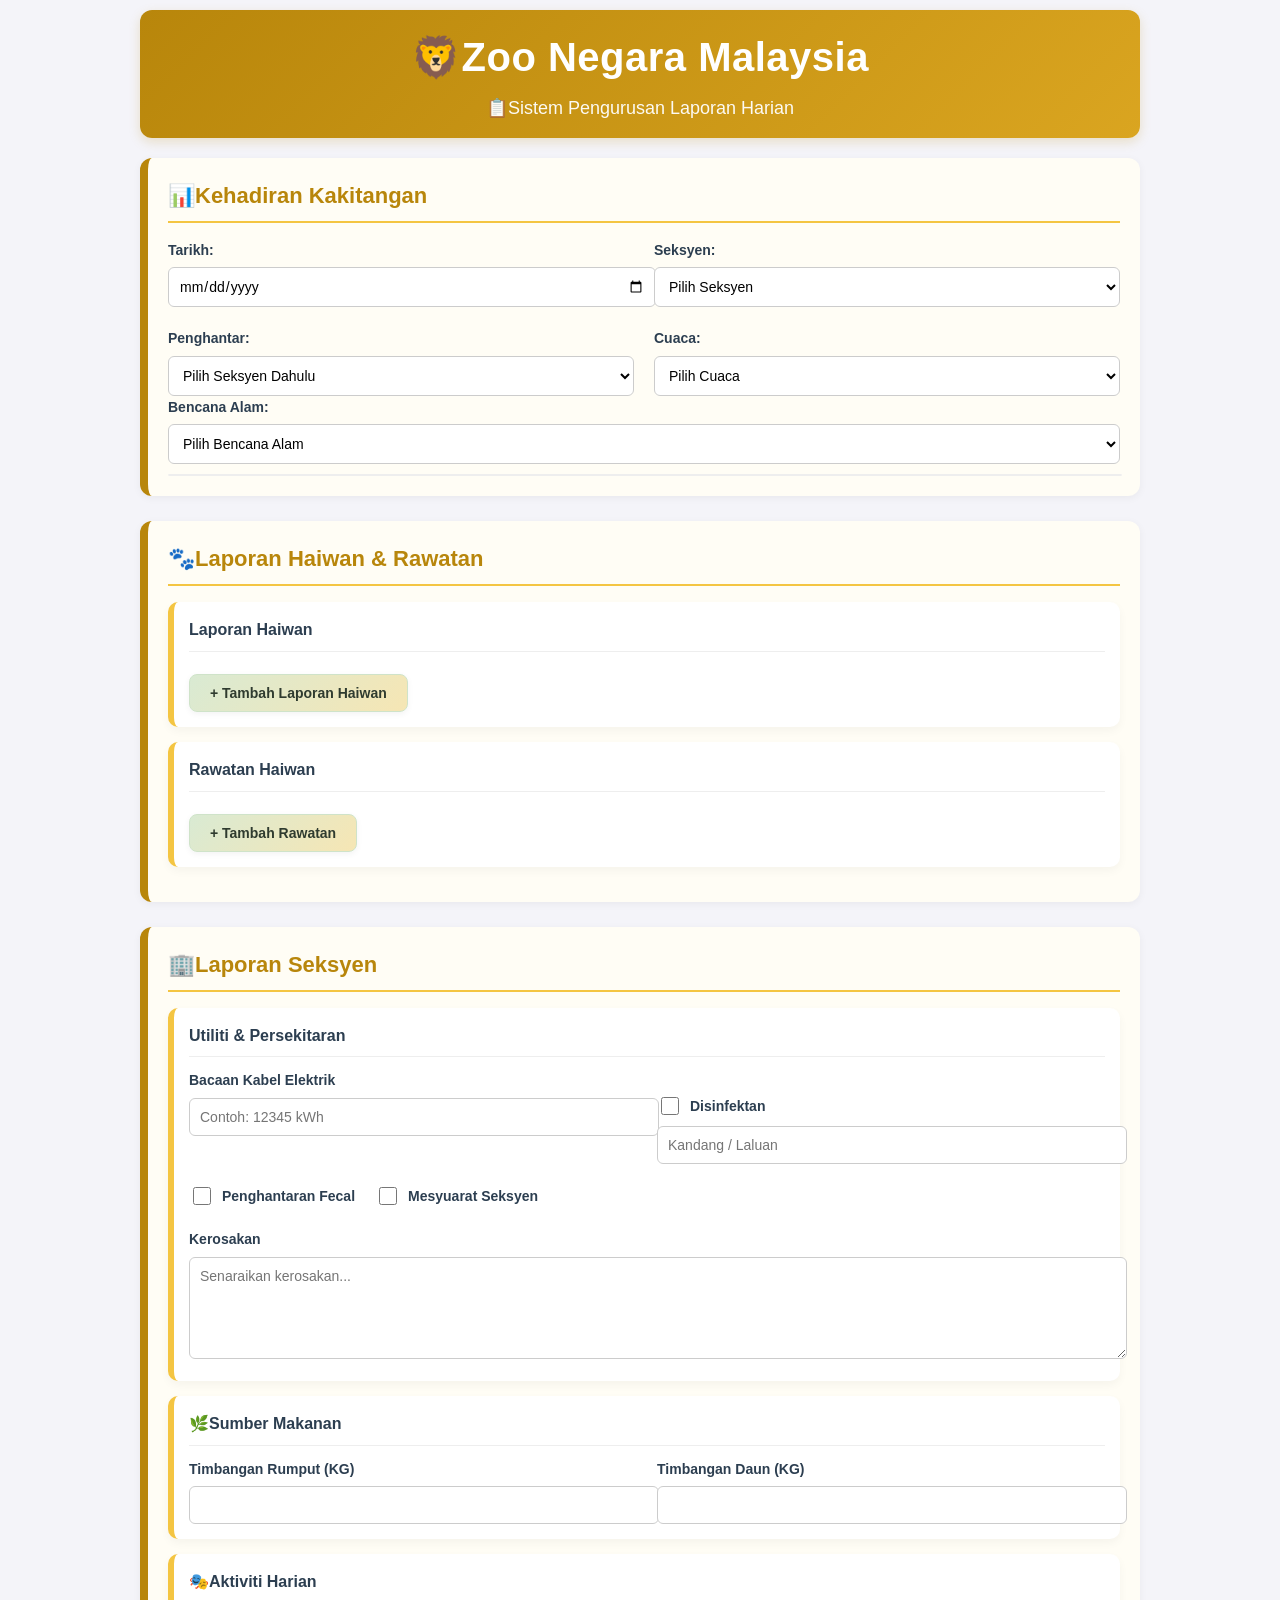
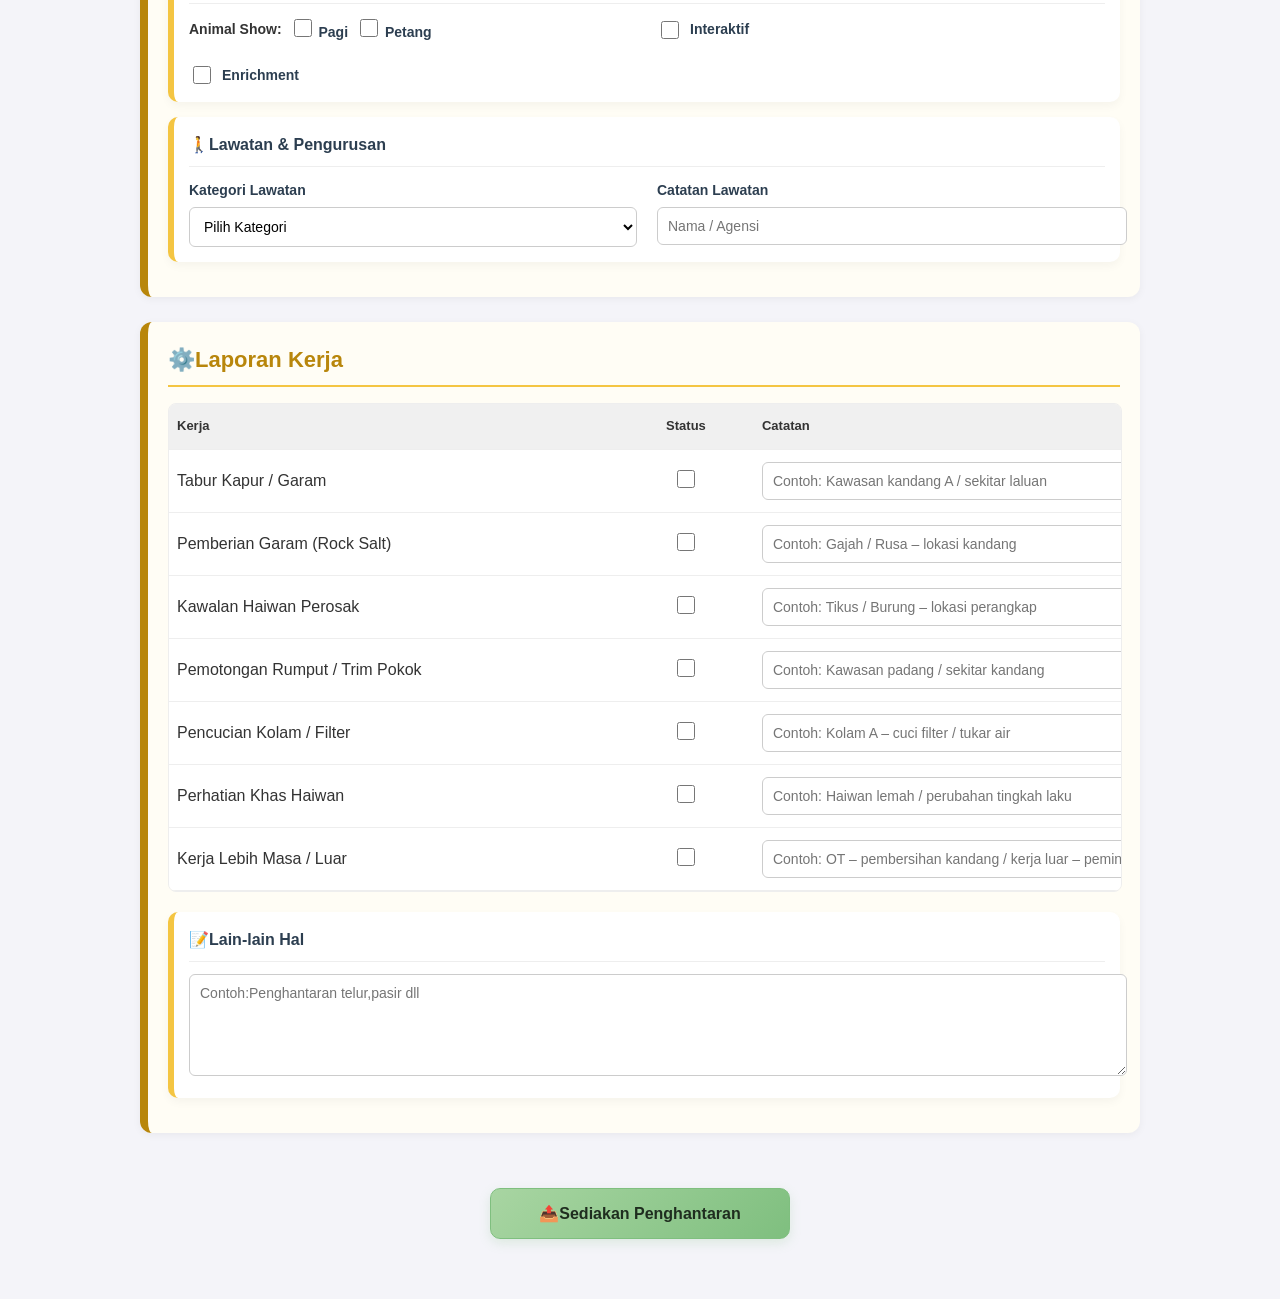
<file: index.html>
<!DOCTYPE html>
<html lang="ms">
<head>
  <meta charset="UTF-8">
  <meta name="viewport" content="width=device-width, initial-scale=1.0">
  <title>Laporan Harian Zoo - Sistem Pengurusan</title>

  <link rel="stylesheet" href="css/index.css">

  </head>

<body>

  <div class="main-container">

    <!-- ============================================
         HEADER SECTION
         ============================================ -->
    <div class="header">
      <h1>🦁Zoo Negara Malaysia</h1>
      <p>📋Sistem Pengurusan Laporan Harian</p>
    </div>

    <!-- ============================================
         1. KEHADIRAN KAKITANGAN (STAFF ATTENDANCE)
         ============================================ -->
    <div class="big-card">
      <h2>📊Kehadiran Kakitangan</h2>

      <div class="grid-2">
        <div>
          <label>Tarikh:</label>
          <input type="date" id="date" required>
        </div>

        <div>
          <label>Seksyen:</label>
          <select id="section" onchange="updateSubmitterAndTable()" required>
            <option value="">Pilih Seksyen</option>
            <option value="Children's World">Children's World</option>
            <option value="Show Amphitheatre">Show Amphitheatre</option>
            <option value="Bear Complex">Bear Complex</option>
            <option value="Reptile">Reptile</option>
            <option value="Savannah">Savannah</option>
            <option value="Mammal Kingdom 1">Mammal Kingdom 1</option>
            <option value="Ape Centre">Ape Centre</option>
            <option value="Carnivore">Carnivore</option>
            <option value="Mammal Kingdom 2">Mammal Kingdom 2</option>
            <option value="Gajah">Gajah</option>
            <option value="Bird House">Bird House</option>
            <option value="Hoof">Hoof</option>
            <option value="Panda Complex">Panda Complex</option>
            <option value="Biodiversity Garden">Biodiversity Garden</option>
            <option value="Aquarium">Aquarium</option>
            <option value="Indian Gaur/Capybara">Indian Gaur/Capybara</option>
            <option value="Holding Centre">Holding Centre</option>
            <option value="Enrichment Centre">Enrichment Centre</option>
            <option value="Hospital">Hospital</option>
          </select>
        </div>

        <div>
          <label>Penghantar:</label>
          <select id="submitter" required>
            <option value="">Pilih Seksyen Dahulu</option>
          </select>
        </div>

        <div>
          <label>Cuaca:</label>
          <select id="cuaca" required>
            <option value="">Pilih Cuaca</option>
            <option>Cerah</option>
            <option>Mendung</option>
            <option>Hujan</option>
            <option>Ribut</option>
            <option>Panas Terik</option>
          </select>
        </div>
      </div>

        <div>
          <label>Bencana Alam:</label>
          <select id="bencanaAlam" required>
            <option value="">Pilih Bencana Alam</option>
            <option>Banjir</option>
            <option>Pokok Tumbang</option>
            <option>Kebakaran</option>
            <option>Gempa Bumi</option>
          </select>
        </div>

      <div class="table-wrapper">
        <div id="staffTableDiv"></div>
      </div>
    </div>

    <!-- ============================================
         2. LAPORAN HAIWAN & RAWATAN (ANIMAL & TREATMENT REPORTS)
         ============================================ -->
    <div class="big-card">
      <h2>🐾Laporan Haiwan & Rawatan</h2>

      <!-- LAPORAN HAIWAN -->
      <div class="card">
        <h3>Laporan Haiwan</h3>
        <div id="animalReportContainer"></div>
        <button class="add-btn-soft" onclick="addAnimalEntry()">+ Tambah Laporan Haiwan</button>
      </div>

      <!-- RAWATAN HAIWAN -->
      <div class="card">
        <h3>Rawatan Haiwan</h3>
        <div id="treatmentContainer"></div>
        <button class="add-btn-soft" onclick="addTreatmentEntry()">+ Tambah Rawatan</button>
      </div>
    </div>

    <!-- ============================================
         3. LAPORAN SEKSYEN (SECTION REPORTS)
         ============================================ -->
    <div class="big-card">
      <h2>🏢Laporan Seksyen</h2>

      <!-- UTILITI & PERSEKITARAN -->
      <div class="card">
        <h3>Utiliti & Persekitaran</h3>
        <div class="grid-2">
          <div>
            <label>Bacaan Kabel Elektrik</label>
            <input type="text" id="bacaanElektrik" placeholder="Contoh: 12345 kWh">
          </div>

          <div>
            <div class="checkbox-group" style="margin-top: 25px; margin-bottom: 8px;">
              <input type="checkbox" id="disinfektan">
              <label>Disinfektan</label>
            </div>
            <input type="text" id="catatanSeksyen" placeholder="Kandang / Laluan">
          </div>

          <div class="span-2-desktop" style="display: flex; gap: 20px; flex-wrap: wrap;">
            <div class="checkbox-group">
              <input type="checkbox" id="fecalSubmit">
              <label>Penghantaran Fecal</label>
            </div>
            <div class="checkbox-group">
              <input type="checkbox" id="meetingSection">
              <label>Mesyuarat Seksyen</label>
            </div>
          </div>

          <div class="span-2-desktop">
            <label>Kerosakan</label>
            <textarea id="kerosakanSeksyen" oninput="autoNumberList(this)" placeholder="Senaraikan kerosakan..."></textarea>
          </div>
        </div>
      </div>

      <!-- SUMBER MAKANAN -->
      <div class="card">
        <h3>🌿Sumber Makanan</h3>
        <div class="grid-2">
          <div>
            <label>Timbangan Rumput (KG)</label>
            <input type="number" id="timbanganRumput" step="any" min="0">
          </div>
          <div>
            <label>Timbangan Daun (KG)</label>
            <input type="number" id="timbanganDaun" step="any" min="0">
          </div>
        </div>
      </div>

      <!-- AKTIVITI HARIAN -->
      <div class="card">
        <h3>🎭Aktiviti Harian</h3>
        <div class="grid-2">
          <div class="checkbox-group">
            <span style="font-weight: 600;">Animal Show:</span>
            <label style="margin:0;"><input type="checkbox" id="showPagi"> Pagi</label>
            <label style="margin:0;"><input type="checkbox" id="showPetang"> Petang</label>
          </div>

          <div class="checkbox-group">
            <input type="checkbox" id="interactiveShow">
            <label>Interaktif</label>
          </div>

          <div class="span-2-desktop" style="display: flex; align-items: center; gap: 15px; flex-wrap: wrap;">
            <div class="checkbox-group">
              <input type="checkbox" id="enrichment" onchange="toggleEnrichmentAnimal()">
              <label>Enrichment</label>
            </div>
            <input type="text" id="enrichmentAnimal" placeholder="Nama Haiwan" style="display: none; width: 200px;">
          </div>
        </div>
      </div>

      <!-- LAWATAN & PENGURUSAN -->
      <div class="card">
        <h3>🚶Lawatan & Pengurusan</h3>
        <div class="grid-2">
          <div>
            <label>Kategori Lawatan</label>
            <select id="lawatanKategori">
              <option value="">Pilih Kategori</option>
              <option>Pengawai / HOD / VIP</option>
              <option>Volunteer</option>
              <option>Program CSR</option>
              <option>Pengambaran / Temuduga</option>
            </select>
          </div>
          <div>
            <label>Catatan Lawatan</label>
            <input type="text" id="lawatanCatatan" placeholder="Nama / Agensi">
          </div>
        </div>
      </div>
    </div>

    <!-- ============================================
         4. LAPORAN KERJA (WORK REPORTS)
         ============================================ -->
    <div class="big-card">
      <h2>⚙️Laporan Kerja</h2>

      <!-- KERJA TABLE -->
      <div class="table-wrapper">
        <table class="kerjaTable">
          <thead>
            <tr>
              <th>Kerja</th>
              <th style="width: 60px; text-align: center;">Status</th>
              <th>Catatan</th>
            </tr>
          </thead>
          <tbody>
            <!-- ROW 1: TABUR KAPUR -->
            <tr>
              <td>Tabur Kapur / Garam</td>
              <td style="text-align: center;">
                <input type="checkbox" id="kerja1" onchange="toggleKerjaInput(1)">
              </td>
              <td>
                <input type="text" id="catatan_kerja1" class="kerjaInput" disabled placeholder="Contoh: Kawasan kandang A / sekitar laluan">
              </td>
            </tr>

            <!-- ROW 2: PEMBERIAN GARAM -->
            <tr>
              <td>Pemberian Garam (Rock Salt)</td>
              <td style="text-align: center;">
                <input type="checkbox" id="kerja2" onchange="toggleKerjaInput(2)">
              </td>
              <td>
                <input type="text" id="catatan_kerja2" class="kerjaInput" disabled placeholder="Contoh: Gajah / Rusa – lokasi kandang">
              </td>
            </tr>

            <!-- ROW 3: KAWALAN HAIWAN PEROSAK -->
            <tr>
              <td>Kawalan Haiwan Perosak</td>
              <td style="text-align: center;">
                <input type="checkbox" id="kerja3" onchange="toggleKerjaInput(3)">
              </td>
              <td>
                <input type="text" id="catatan_kerja3" class="kerjaInput" disabled placeholder="Contoh: Tikus / Burung – lokasi perangkap">
              </td>
            </tr>

            <!-- ROW 4: PEMOTONGAN RUMPUT -->
            <tr>
              <td>Pemotongan Rumput / Trim Pokok</td>
              <td style="text-align: center;">
                <input type="checkbox" id="kerja4" onchange="toggleKerjaInput(4)">
              </td>
              <td>
                <input type="text" id="catatan_kerja4" class="kerjaInput" disabled placeholder="Contoh: Kawasan padang / sekitar kandang">
              </td>
            </tr>

            <!-- ROW 5: PENCUCIAN KOLAM -->
            <tr>
              <td>Pencucian Kolam / Filter</td>
              <td style="text-align: center;">
                <input type="checkbox" id="kerja5" onchange="toggleKerjaInput(5)">
              </td>
              <td>
                <input type="text" id="catatan_kerja5" class="kerjaInput" disabled placeholder="Contoh: Kolam A – cuci filter / tukar air">
              </td>
            </tr>

            <!-- ROW 6: PERHATIAN KHAS HAIWAN -->
            <tr>
              <td>Perhatian Khas Haiwan</td>
              <td style="text-align: center;">
                <input type="checkbox" id="kerja6" onchange="toggleKerjaInput(6)">
              </td>
              <td>
                <input type="text" id="catatan_kerja6" class="kerjaInput" disabled placeholder="Contoh: Haiwan lemah / perubahan tingkah laku">
              </td>
            </tr>

            <!-- ROW 7: KERJA LEBIH MASA -->
            <tr>
              <td>Kerja Lebih Masa / Luar</td>
              <td style="text-align: center;">
                <input type="checkbox" id="kerja7" onchange="toggleKerjaInput(7)">
              </td>
              <td>
                <input type="text" id="catatan_kerja7" class="kerjaInput" disabled placeholder="Contoh: OT – pembersihan kandang / kerja luar – pemindahan haiwan">
              </td>
            </tr>
          </tbody>
        </table>
      </div>

      <!-- LAIN-LAIN HAL -->
      <div class="card" style="margin-top: 20px;">
        <h3>📝Lain-lain Hal</h3>
        <textarea id="lainLainKerja" oninput="autoNumberList(this)" placeholder="Contoh:Penghantaran telur,pasir dll"></textarea>
      </div>
    </div>

    <!-- ============================================
         5. SUBMIT BUTTONS
         ============================================ -->
    <div class="submit-center">
      <button class="submit-btn-green" onclick="prepareSubmit()">📤Sediakan Penghantaran</button>
      <button id="confirmBtn" class="submit-btn-green confirm" style="display: none;" onclick="confirmSubmit()">✅Sahkan Hantar</button>
    </div>

<script src="js/index.js"></script>
 
</body>

</html>
</file>
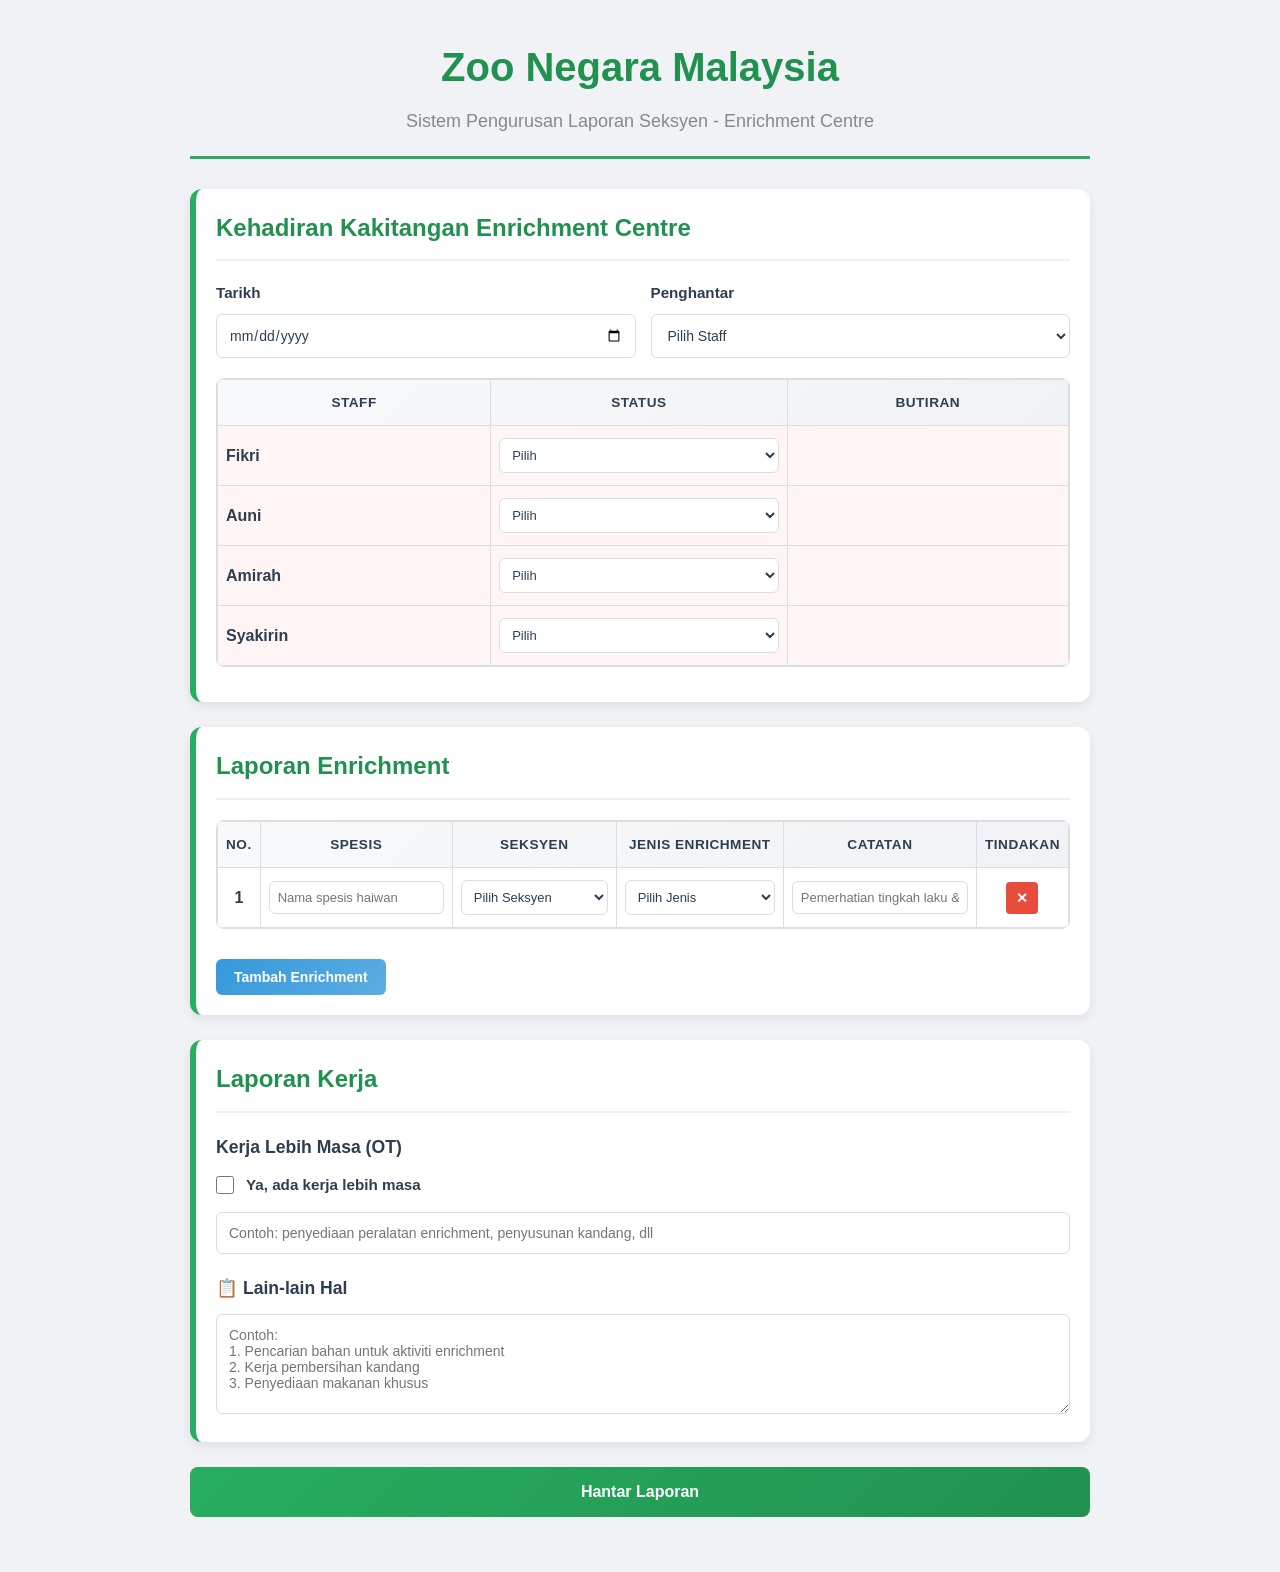
<file: enrichment.html>
<!DOCTYPE html>
<html lang="ms">
<head>
    <meta charset="UTF-8">
    <meta name="viewport" content="width=device-width, initial-scale=1.0">
    <title>🌿 Enrichment Centre Attendance</title>

<link rel="stylesheet" href="css/enrichment.css">

   
</head>

<body>

    <div class="container">

        <!-- ========================================
             HEADER SECTION
             ======================================== -->
        <header class="page-header">
            <h1>Zoo Negara Malaysia</h1>
            <p>Sistem Pengurusan Laporan Seksyen - Enrichment Centre</p>
        </header>

        <!-- ========================================
             👥 STAFF ATTENDANCE SECTION
             ======================================== -->
        <div class="card">
            <h2>Kehadiran Kakitangan Enrichment Centre</h2>

            <div class="form-row">
                <div class="form-group">
                    <label>Tarikh</label>
                    <input type="date" id="date" required>
                </div>
                <div class="form-group">
                    <label>Penghantar</label>
                    <select id="penghantarDropBox" required>
                        <option value="">Pilih Staff</option>
                        <option>Fikri</option>
                        <option>Auni</option>
                        <option>Amirah</option>
                        <option>Syakirin</option>
                    </select>
                </div>
            </div>

            <div class="table-responsive">
                <div id="enrichmentTable"></div>
            </div>
        </div>

        <!-- ========================================
             ENRICHMENT REPORT SECTION
             ======================================== -->
        <div class="card">
            <h2>Laporan Enrichment</h2>

            <div class="table-responsive">
                <table id="enrichmentReportTable">
                    <thead>
                        <tr>
                            <th>No.</th>
                            <th>Spesis</th>
                            <th>Seksyen</th>
                            <th>Jenis Enrichment</th>
                            <th>Catatan</th>
                            <th>Tindakan</th>
                        </tr>
                    </thead>
                    <tbody>
                    </tbody>
                </table>
            </div>

            <button class="btn btn-add" onclick="addEnrichmentRow()">
                Tambah Enrichment
            </button>
        </div>

        <!-- ========================================
             WORK REPORT SECTION
             ======================================== -->
        <div class="card">
            <h2>Laporan Kerja</h2>

            <h3>Kerja Lebih Masa (OT)</h3>
            <div class="checkbox-group">
                <input type="checkbox" id="otCheck" onchange="toggleOTInput()">
                <label for="otCheck">Ya, ada kerja lebih masa</label>
            </div>

            <input 
                type="text" 
                id="otCatatan" 
                placeholder="Contoh: penyediaan peralatan enrichment, penyusunan kandang, dll"
                disabled
            >

            <h3>📋 Lain-lain Hal</h3>
            <textarea 
                id="lainLain" 
                placeholder="Contoh: &#10;1. Pencarian bahan untuk aktiviti enrichment&#10;2. Kerja pembersihan kandang&#10;3. Penyediaan makanan khusus"
                oninput="autoNumberList(this)"
            ></textarea>
        </div>

        <!-- ========================================
             SUBMIT SECTION
             ======================================== -->
        <button class="btn btn-main" onclick="submitEnrichment()">
            Hantar Laporan
        </button>

    </div>

    <!-- ========================================
         JAVASCRIPT - DATA & FUNCTIONS
         ======================================== -->
         <script src="js/enrichment.js"></script>


</body>
</html>
</file>
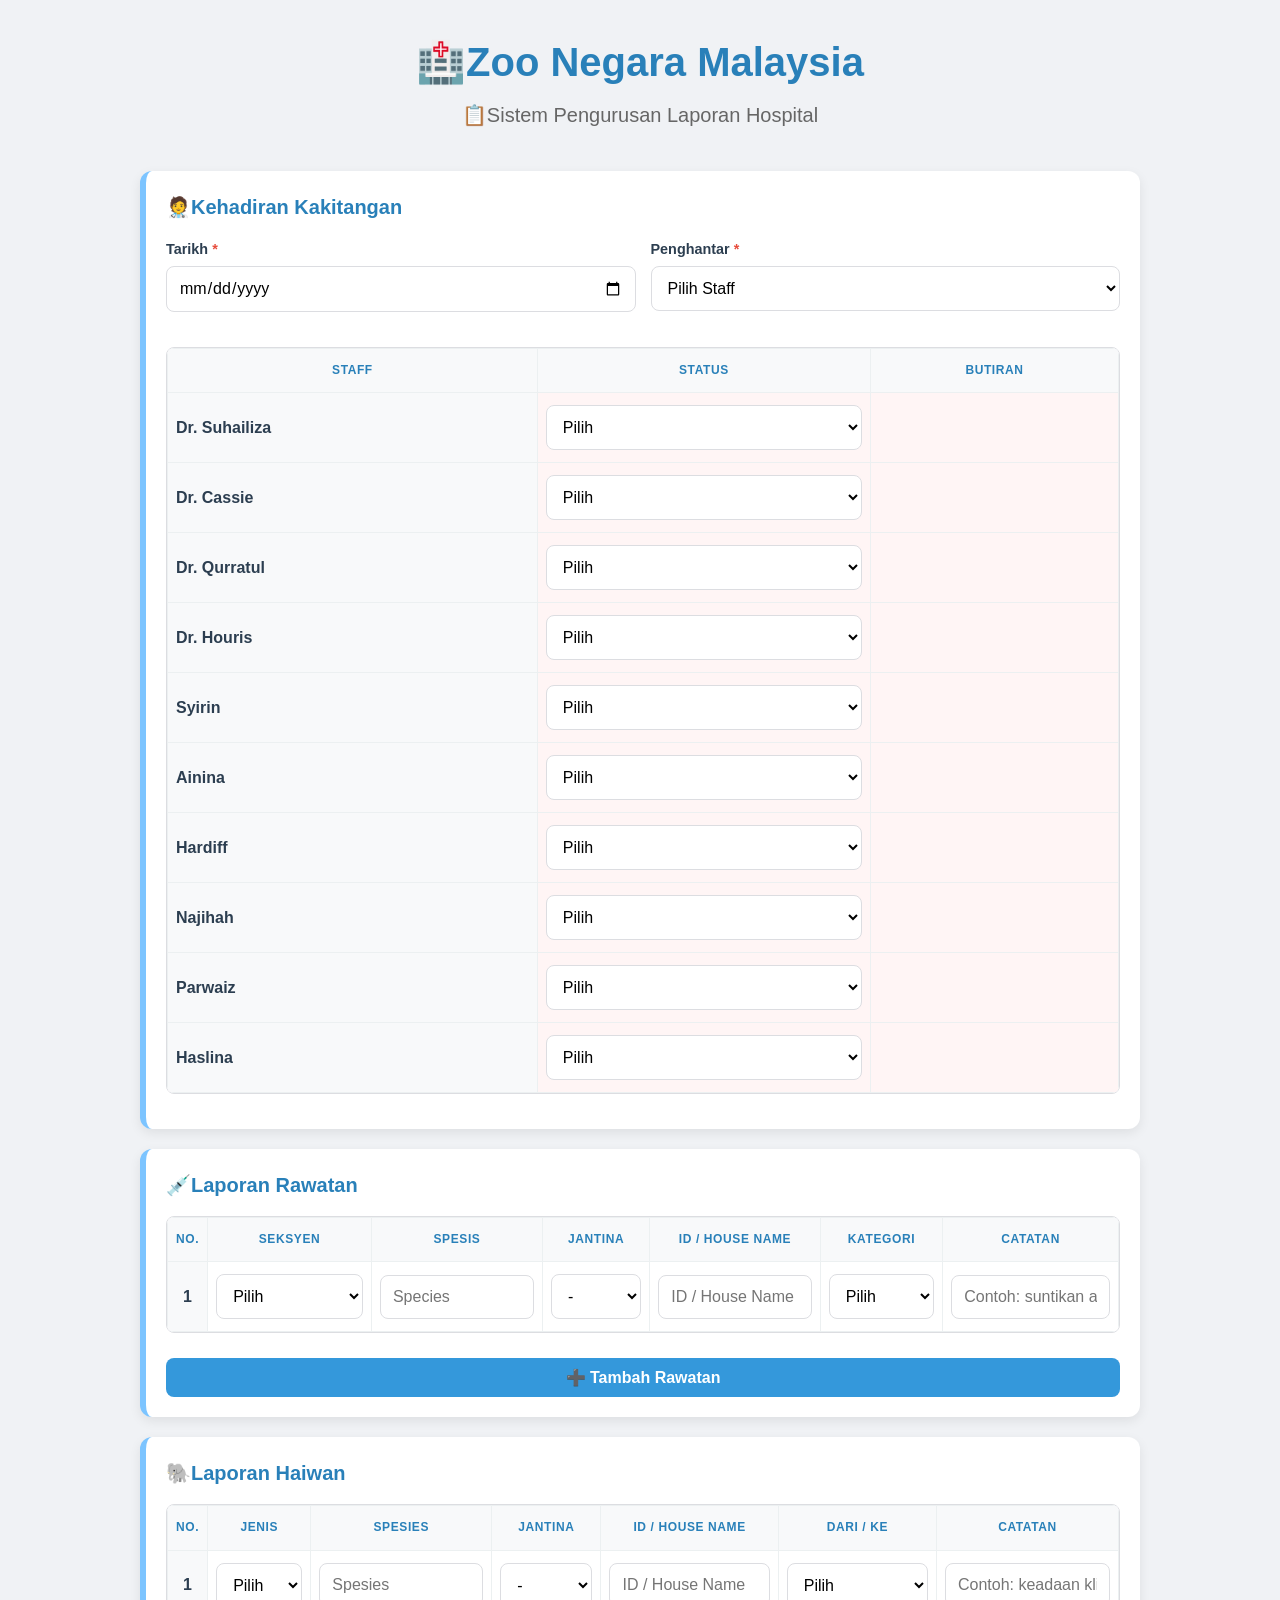
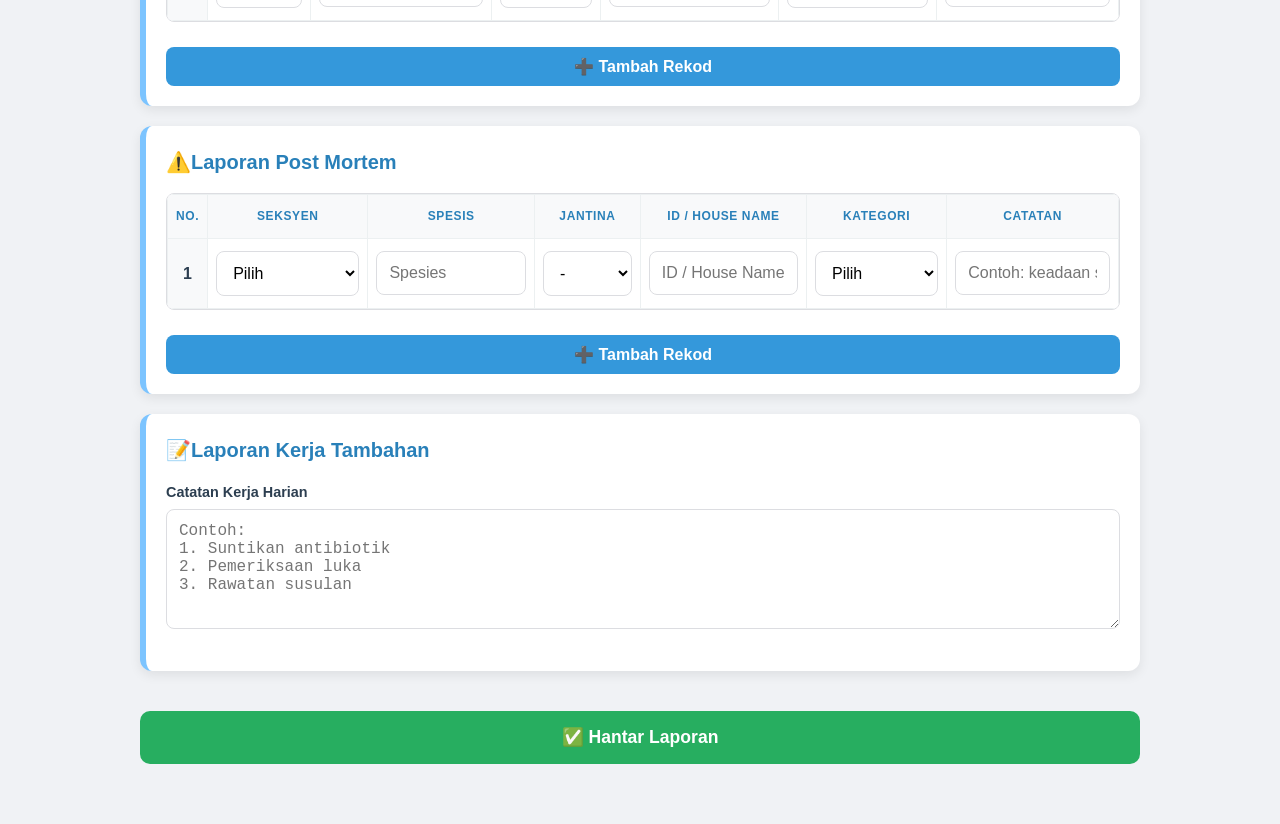
<file: hospital.html>
<!DOCTYPE html>
<html lang="ms">
<head>
    <meta charset="UTF-8">
    <meta name="viewport" content="width=device-width, initial-scale=1.0">
    <title>Hospital Zoo Negara - Sistem Laporan</title>
    
<link rel="stylesheet" href="css/hospital.css">

   </head>
<body>

    <div class="container">

        <!-- ========================================
             HEADER SECTION
             ======================================== -->
        <header>
            <h1>🏥Zoo Negara Malaysia</h1>
            <p>📋Sistem Pengurusan Laporan Hospital</p>
        </header>

        <!-- ========================================
             SECTION 1: KEHADIRAN KAKITANGAN
             ======================================== -->
        <div class="card">
            <h3>🧑‍⚕️Kehadiran Kakitangan</h3>
            
            <div class="header-grid">
                <div class="form-group">
                    <label>Tarikh <span class="required">*</span></label>
                    <input type="date" id="hospitalDate" required>
                </div>

                <div class="form-group">
                    <label>Penghantar <span class="required">*</span></label>
                    <select id="penghantarHospital" required>
                        <option value="">Pilih Staff</option>
                        <option>Dr. Suhailiza</option>
                        <option>Dr. Cassie</option>
                        <option>Dr. Qurratul</option>
                        <option>Dr. Houris</option>
                        <option>Syirin</option>
                        <option>Ainina</option>
                        <option>Hardiff</option>
                        <option>Najihah</option>
                        <option>Parwaiz</option>
                        <option>Haslina</option>
                    </select>
                </div>
            </div>

            <div class="table-container">
                <div id="hospitalStaffTable"></div>
            </div>
        </div>

        <!-- ========================================
             SECTION 2: LAPORAN RAWATAN
             ======================================== -->
        <div class="card">
            <h3>💉Laporan Rawatan</h3>
            
            <div class="table-container">
                <table id="rawatanTable">
                    <thead>
                        <tr>
                            <th>No.</th>
                            <th>Seksyen</th>
                            <th>Spesis</th>
                            <th>Jantina</th>
                            <th>ID / House Name</th>
                            <th>Kategori</th>
                            <th>Catatan</th>
                        </tr>
                    </thead>
                    <tbody></tbody>
                </table>
            </div>

            <button class="btn btn-add" onclick="addRawatanRow()">➕ Tambah Rawatan</button>
        </div>

        <!-- ========================================
             SECTION 3: LAPORAN HAIWAN
             ======================================== -->
        <div class="card">
            <h3>🐘Laporan Haiwan</h3>
            
            <div class="table-container">
                <table id="haiwanTable">
                    <thead>
                        <tr>
                            <th>No.</th>
                            <th>Jenis</th>
                            <th>Spesies</th>
                            <th>Jantina</th>
                            <th>ID / House Name</th>
                            <th>Dari / Ke</th>
                            <th>Catatan</th>
                        </tr>
                    </thead>
                    <tbody></tbody>
                </table>
            </div>

            <button class="btn btn-add" onclick="addHaiwanRow()">➕ Tambah Rekod</button>
        </div>

        <!-- ========================================
             SECTION 4: LAPORAN POST MORTEM
             ======================================== -->
        <div class="card">
            <h3>⚠️Laporan Post Mortem</h3>
            
            <div class="table-container">
                <table id="postMortemTable">
                    <thead>
                        <tr>
                            <th>No.</th>
                            <th>Seksyen</th>
                            <th>Spesis</th>
                            <th>Jantina</th>
                            <th>ID / House Name</th>
                            <th>Kategori</th>
                            <th>Catatan</th>
                        </tr>
                    </thead>
                    <tbody></tbody>
                </table>
            </div>

            <button class="btn btn-add" onclick="addPostMortemRow()">➕ Tambah Rekod</button>
        </div>

        <!-- ========================================
             SECTION 5: LAPORAN KERJA
             ======================================== -->
        <div class="card">
            <h3>📝Laporan Kerja Tambahan</h3>
            
            <div class="form-group">
                <label>Catatan Kerja Harian</label>
                <textarea id="laporanKerja" 
                    placeholder="Contoh:&#10;1. Suntikan antibiotik&#10;2. Pemeriksaan luka&#10;3. Rawatan susulan" 
                    oninput="autoNumberKerja(this)"></textarea>
            </div>
        </div>

        <!-- ========================================
             SUBMISSION SECTION
             ======================================== -->
        <div class="spacer">
            <button class="btn btn-submit" onclick="submitReport()">✅ Hantar Laporan</button>
        </div>

    </div>

<script src="js/hospital.js"></script>


</body>
</html>
</file>
<file: css/index.css>
<style>
    /* ============================================
       1. RESET & BASE STYLES
       ============================================ */
    * {
      box-sizing: border-box;
      margin: 0;
      padding: 0;
    }

    body {
      font-family: -apple-system, BlinkMacSystemFont, 'Segoe UI', Roboto, Helvetica, Arial, sans-serif;
      line-height: 1.6;
      color: #333;
      background-color: #f4f4f9;
      margin: 0;
      padding: 10px;
    }

    .main-container {
      max-width: 1000px;
      margin: 0 auto;
    }

    /* ============================================
       2. HEADER SECTION
       ============================================ */
    .header {
      text-align: center;
      padding: 15px 0;
      margin-bottom: 20px;
      background: linear-gradient(135deg, #b8860b, #daa520);
      border-radius: 12px;
      color: white;
      box-shadow: 0 4px 12px rgba(184, 134, 11, 0.2);
    }

    .header h1 {
      margin: 0;
      font-size: 40px;
      font-weight: 700;
      letter-spacing: 0.5px;
    }

    .header p {
      margin: 5px 0 0;
      font-size: 18px;
      font-weight: 500;
      opacity: 0.95;
    }

    /* ============================================
       3. TYPOGRAPHY
       ============================================ */
    h2 {
      font-size: 22px;
      font-weight: 700;
      margin: 0 0 16px 0;
      color: #b8860b;
      padding-bottom: 8px;
      border-bottom: 2px solid #f4c542;
    }

    h3 {
      margin-top: 0;
      font-size: 16px;
      font-weight: 600;
      color: #2c3e50;
      border-bottom: 1px solid #eee;
      padding-bottom: 8px;
      margin-bottom: 12px;
    }

    label {
      font-weight: 600;
      font-size: 14px;
      display: block;
      margin-bottom: 6px;
      color: #2c3e50;
    }

    /* ============================================
       4. LAYOUT UTILITIES
       ============================================ */
    .grid-2 {
      display: grid;
      grid-template-columns: 1fr;
      gap: 15px;
    }

    @media (min-width: 768px) {
      .grid-2 {
        grid-template-columns: 1fr 1fr;
        gap: 20px;
      }

      .span-2-desktop {
        grid-column: span 2;
      }
    }

    .checkbox-group {
      display: flex;
      align-items: center;
      gap: 8px;
      font-size: 14px;
      flex-wrap: wrap;
    }

    .checkbox-group label {
      margin: 0;
      display: inline;
    }

    /* ============================================
       5. CARDS & CONTAINERS
       ============================================ */
    .big-card {
      padding: 20px;
      margin-bottom: 25px;
      border-radius: 12px;
      border-left: 8px solid #b8860b;
      background: #fffdf5;
      box-shadow: 0 2px 8px rgba(0, 0, 0, 0.05);
      transition: box-shadow 0.3s ease;
    }

    .big-card:hover {
      box-shadow: 0 4px 16px rgba(0, 0, 0, 0.08);
    }

    .card {
      background: white;
      padding: 15px;
      border-radius: 10px;
      margin-bottom: 15px;
      border-left: 6px solid #f4c542;
      box-shadow: 0 4px 10px rgba(0, 0, 0, 0.04);
      transition: transform 0.2s ease, box-shadow 0.2s ease;
    }

    .card:hover {
      transform: translateY(-2px);
      box-shadow: 0 6px 16px rgba(0, 0, 0, 0.08);
    }

    .table-wrapper {
      width: 100%;
      overflow-x: auto;
      margin-top: 10px;
      border-radius: 8px;
      border: 1px solid #eee;
      background: white;
    }

    /* ============================================
       6. FORM INPUTS & CONTROLS
       ============================================ */
    input[type="text"],
    input[type="date"],
    input[type="number"],
    select,
    textarea {
      width: 100%;
      padding: 10px;
      border: 1px solid #ccc;
      border-radius: 6px;
      font-size: 14px;
      background-color: #fff;
      font-family: inherit;
      transition: border-color 0.2s ease, box-shadow 0.2s ease;
    }

    input[type="text"]:focus,
    input[type="date"]:focus,
    input[type="number"]:focus,
    select:focus,
    textarea:focus {
      outline: none;
      border-color: #b8860b;
      box-shadow: 0 0 0 3px rgba(184, 134, 11, 0.1);
    }

    textarea {
      resize: vertical;
      min-height: 80px;
    }

    input[type="checkbox"],
    input[type="radio"] {
      width: 18px;
      height: 18px;
      cursor: pointer;
      accent-color: #b8860b;
    }

    .kerjaInput {
      width: 100%;
      padding: 8px;
      font-size: 14px;
    }

    /* ============================================
       7. TABLE STYLES
       ============================================ */
    table {
      width: 100%;
      border-collapse: collapse;
      background: white;
    }

    th,
    td {
      padding: 12px 8px;
      text-align: left;
      border-bottom: 1px solid #eee;
    }

    th {
      background: #f9f9f9;
      font-weight: 600;
      font-size: 13px;
      color: #2c3e50;
    }

    th:nth-child(2),
    td:nth-child(2) {
      text-align: center;
      width: 120px;
    }

    tr:hover {
      background-color: #f9f9f9;
    }

    #staffTableDiv table td:first-child {
      font-weight: 600;
      color: #2c3e50;
    }

    /* ROW COLOR STATUS */
    .row-complete {
      background-color: #d4edda !important;
    }

    .row-incomplete {
      background-color: #fff3cd !important;
    }

    .kerjaTable th {
      background: #f0f0f0;
      color: #333;
    }

    /* ============================================
       8. BUTTONS
       ============================================ */
    .add-btn-soft {
      width: 100%;
      padding: 12px;
      margin-top: 10px;
      background: linear-gradient(135deg, #d9ead3, #f6e6b4);
      color: #2f3b2f;
      border: 1px solid #cfe3c9;
      border-radius: 8px;
      font-weight: 600;
      font-size: 14px;
      cursor: pointer;
      transition: all 0.3s ease;
      box-shadow: 0 2px 6px rgba(0, 0, 0, 0.05);
    }

    .add-btn-soft:hover {
      transform: translateY(-2px);
      box-shadow: 0 4px 12px rgba(0, 0, 0, 0.1);
      background: linear-gradient(135deg, #cfe9c8, #f3e1a6);
    }

    .add-btn-soft:active {
      transform: scale(0.98);
    }

    @media (min-width: 600px) {
      .add-btn-soft {
        width: auto;
        padding: 10px 20px;
      }
    }

    .submit-btn-green {
      padding: 15px 30px;
      background: linear-gradient(135deg, #a8d5a2, #7fbf7f);
      color: #1f2d1f;
      border: 1px solid #7fbf7f;
      border-radius: 10px;
      font-weight: 700;
      font-size: 16px;
      cursor: pointer;
      width: 100%;
      max-width: 300px;
      transition: all 0.3s ease;
      box-shadow: 0 4px 12px rgba(127, 191, 127, 0.2);
      display: inline-flex;
      align-items: center;
      justify-content: center;
      gap: 8px;
    }

    .submit-btn-green:hover {
      transform: translateY(-2px);
      box-shadow: 0 6px 16px rgba(127, 191, 127, 0.35);
      background: linear-gradient(135deg, #9fd09a, #74b774);
    }

    .submit-btn-green:active {
      transform: scale(0.98);
    }

    .submit-btn-green.confirm {
      background: linear-gradient(135deg, #7fbf7f, #6ba86f);
    }

    .submit-center {
      text-align: center;
      padding: 30px 0 50px 0;
      display: flex;
      flex-direction: column;
      align-items: center;
      gap: 15px;
    }

    /* ENTRY CARDS STYLING */
    .entry-card {
      margin-bottom: 15px;
      padding: 15px;
      background: #fff;
      border: 1px solid #ddd;
      border-radius: 8px;
      box-shadow: 0 2px 6px rgba(0, 0, 0, 0.04);
    }

    .entry-header {
      display: flex;
      justify-content: space-between;
      align-items: center;
      margin-bottom: 12px;
      gap: 10px;
    }

    .delete-btn {
      background: #ff4d4d;
      color: white;
      border: none;
      padding: 6px 15px;
      border-radius: 5px;
      cursor: pointer;
      font-weight: 600;
      transition: background 0.2s ease;
    }

    .delete-btn:hover {
      background: #ff3333;
    }

    /* ============================================
       9. RESPONSIVE DESIGN
       ============================================ */
    @media (max-width: 768px) {
      .header h1 {
        font-size: 28px;
      }

      h2 {
        font-size: 18px;
      }

      .grid-2 {
        grid-template-columns: 1fr;
      }

      th:nth-child(2),
      td:nth-child(2) {
        width: auto;
      }

      .submit-btn-green {
        padding: 12px 24px;
        font-size: 14px;
      }
    }

  </style>
</file>
<file: css/enrichment.css>
/* ========================================
           CSS VARIABLES & THEME CONFIGURATION
           ======================================== */
        :root {
            --primary: #27ae60;
            --primary-dark: #219150;
            --secondary: #3498db;
            --secondary-light: #5dade2;
            --danger: #e74c3c;
            --success: #27ae60;
            --warning: #f39c12;
            --info: #3498db;
            --bg: #f0f2f5;
            --card-bg: #ffffff;
            --text: #2c3e50;
            --text-light: #7f8c8d;
            --border: #dcdde1;
            --border-light: #ecf0f1;
            --shadow: 0 4px 12px rgba(0, 0, 0, 0.08);
            --shadow-hover: 0 8px 20px rgba(0, 0, 0, 0.12);
        }

        /* ========================================
           RESET & BASE STYLES
           ======================================== */
        * {
            box-sizing: border-box;
            margin: 0;
            padding: 0;
        }

        html {
            scroll-behavior: smooth;
        }

        body {
            font-family: -apple-system, BlinkMacSystemFont, 'Segoe UI', Roboto, Helvetica, Arial, sans-serif;
            background-color: var(--bg);
            color: var(--text);
            line-height: 1.6;
            margin: 0;
            padding: 15px;
        }

        /* ========================================
           LAYOUT & CONTAINER
           ======================================== */
        .container {
            max-width: 900px;
            margin: 0 auto;
        }

        .page-header {
            text-align: center;
            margin-bottom: 30px;
            padding: 20px 0;
            border-bottom: 3px solid var(--primary);
        }

        .page-header h1 {
            font-size: 40px;
            font-weight: 700;
            margin: 0 0 8px 0;
            color: var(--primary-dark);
        }

        .page-header p {
            font-size: 18px;
            color: var(--text-light);
            margin: 0;
        }

        /* ========================================
           CARD SYSTEM
           ======================================== */
        .card {
            background: var(--card-bg);
            padding: 20px;
            border-radius: 12px;
            margin-bottom: 25px;
            box-shadow: var(--shadow);
            border-left: 6px solid var(--primary);
            transition: all 0.3s ease;
        }

        .card:hover {
            box-shadow: var(--shadow-hover);
            transform: translateY(-2px);
        }

        /* ========================================
           TYPOGRAPHY
           ======================================== */
        h2 {
            margin: 0 0 20px 0;
            font-size: 1.5rem;
            font-weight: 700;
            color: var(--primary-dark);
            border-bottom: 2px solid var(--border-light);
            padding-bottom: 12px;
            display: flex;
            align-items: center;
            gap: 10px;
        }

        h3 {
            font-size: 1.1rem;
            font-weight: 600;
            color: var(--text);
            margin-top: 20px;
            margin-bottom: 12px;
        }

        h3:first-child {
            margin-top: 0;
        }

        /* ========================================
           FORM SYSTEM
           ======================================== */
        .form-row {
            display: flex;
            flex-wrap: wrap;
            gap: 15px;
            margin-bottom: 20px;
        }

        .form-group {
            flex: 1;
            min-width: 200px;
            display: flex;
            flex-direction: column;
        }

        label {
            display: block;
            font-weight: 600;
            font-size: 0.95rem;
            margin-bottom: 8px;
            color: var(--text);
        }

        input[type="date"],
        input[type="text"],
        input[type="number"],
        select,
        textarea {
            padding: 12px;
            border: 1px solid var(--border);
            border-radius: 6px;
            font-size: 14px;
            background-color: #ffffff;
            color: var(--text);
            transition: border-color 0.2s, box-shadow 0.2s;
            font-family: inherit;
        }

        input[type="date"]:focus,
        input[type="text"]:focus,
        input[type="number"]:focus,
        select:focus,
        textarea:focus {
            outline: none;
            border-color: var(--primary);
            box-shadow: 0 0 0 3px rgba(39, 174, 96, 0.1);
        }

        input[type="text"],
        select {
            width: 100%;
        }

        textarea {
            width: 100%;
            resize: vertical;
            min-height: 100px;
        }

        /* ========================================
           CHECKBOX STYLING
           ======================================== */
        .checkbox-group {
            display: flex;
            align-items: center;
            gap: 12px;
            margin-bottom: 15px;
            cursor: pointer;
        }

        .checkbox-group input[type="checkbox"] {
            width: 18px;
            height: 18px;
            cursor: pointer;
            accent-color: var(--primary);
        }

        .checkbox-group label {
            margin: 0;
            cursor: pointer;
        }

        /* ========================================
           TABLE SYSTEM
           ======================================== */
        .table-responsive {
            width: 100%;
            overflow-x: auto;
            -webkit-overflow-scrolling: touch;
            border-radius: 8px;
            border: 1px solid var(--border);
            margin: 15px 0;
        }

        table {
            border-collapse: collapse;
            width: 100%;
            background: var(--card-bg);
            min-width: 600px;
        }

        thead {
            background: linear-gradient(135deg, #f8f9fa 0%, #f0f2f5 100%);
        }

        th {
            font-weight: 700;
            text-align: center;
            font-size: 0.85rem;
            text-transform: uppercase;
            letter-spacing: 0.5px;
            color: var(--text);
        }

        th, td {
            border: 1px solid var(--border);
            padding: 12px 8px;
        }

        td {
            text-align: left;
        }

        /* ROW STATUS COLORS */
        .row-incomplete {
            background-color: #fff5f5;
        }

        .row-incomplete:hover {
            background-color: #ffe5e5;
        }

        .row-complete {
            background-color: #f0fff4;
        }

        .row-complete:hover {
            background-color: #e6ffe6;
        }

        /* ========================================
           BUTTON SYSTEM
           ======================================== */
        .btn {
            border: none;
            border-radius: 6px;
            font-weight: 600;
            font-size: 14px;
            cursor: pointer;
            transition: all 0.2s ease;
            display: inline-flex;
            align-items: center;
            justify-content: center;
            gap: 8px;
        }

        .btn:hover {
            transform: translateY(-2px);
            box-shadow: 0 4px 12px rgba(0, 0, 0, 0.15);
        }

        .btn:active {
            transform: scale(0.98);
        }

        /* PRIMARY BUTTON */
        .btn-main {
            background: linear-gradient(135deg, var(--primary) 0%, var(--primary-dark) 100%);
            color: white;
            font-size: 16px;
            font-weight: 700;
            padding: 16px 32px;
            width: 100%;
            border-radius: 8px;
            margin-bottom: 40px;
        }

        .btn-main:hover {
            box-shadow: 0 6px 20px rgba(39, 174, 96, 0.3);
        }

        /* SECONDARY BUTTON */
        .btn-add {
            background: linear-gradient(135deg, var(--secondary) 0%, var(--secondary-light) 100%);
            color: white;
            font-size: 14px;
            padding: 10px 18px;
            border-radius: 6px;
            margin-top: 15px;
        }

        .btn-add:hover {
            box-shadow: 0 4px 12px rgba(52, 152, 219, 0.3);
        }

        /* DELETE BUTTON */
        .btn-delete {
            background: var(--danger);
            color: white;
            width: 32px;
            height: 32px;
            border-radius: 4px;
            font-size: 14px;
            padding: 0;
            flex-shrink: 0;
        }

        .btn-delete:hover {
            background: #c0392b;
            box-shadow: 0 4px 12px rgba(231, 76, 60, 0.3);
        }

        /* ========================================
           TABLE INPUT STYLING
           ======================================== */
        table input[type="text"],
        table select {
            width: 100%;
            padding: 8px;
            font-size: 13px;
        }

        table .input-group {
            display: flex;
            gap: 8px;
            align-items: center;
        }

        table .input-group input {
            flex: 1;
        }

        /* ========================================
           RESPONSIVE DESIGN
           ======================================== */
        @media (max-width: 768px) {
            body {
                padding: 10px;
            }

            .card {
                padding: 15px;
            }

            .form-row {
                flex-direction: column;
                gap: 12px;
            }

            .form-group {
                min-width: 100%;
            }

            .page-header h1 {
                font-size: 28px;
            }

            h2 {
                font-size: 1.2rem;
            }

            .btn-delete {
                width: 40px;
                height: 40px;
                font-size: 16px;
            }

            table {
                min-width: 500px;
                font-size: 13px;
            }

            th, td {
                padding: 10px 6px;
            }
        }

        @media (max-width: 480px) {
            .page-header h1 {
                font-size: 24px;
            }

            .page-header p {
                font-size: 14px;
            }

            h2 {
                font-size: 1rem;
            }

            .btn-main {
                padding: 14px 24px;
                font-size: 14px;
            }

            table {
                min-width: 450px;
                font-size: 12px;
            }
        }

        /* ========================================
           UTILITY CLASSES
           ======================================== */
        .text-center {
            text-align: center;
        }

        .text-right {
            text-align: right;
        }

        .mt-20 {
            margin-top: 20px;
        }

        .mb-20 {
            margin-bottom: 20px;
        }

        .hidden {
            display: none;
        }
</file>
<file: css/hospital.css>
/* ========================================
           CSS VARIABLES & THEME
           ======================================== */
        :root {
            --primary: #3498db;
            --primary-dark: #2980b9;
            --secondary: #7cc4ff;
            --success: #27ae60;
            --danger: #e74c3c;
            --warning: #f39c12;
            --bg: #f0f2f5;
            --card-bg: #ffffff;
            --text: #2c3e50;
            --text-light: #666666;
            --border: #dcdde1;
            --border-light: #ecf0f1;
            --shadow: 0 4px 12px rgba(0, 0, 0, 0.08);
            --shadow-hover: 0 6px 16px rgba(0, 0, 0, 0.12);
        }

        /* ========================================
           RESET & BASE STYLES
           ======================================== */
        * {
            box-sizing: border-box;
            font-family: 'Segoe UI', Roboto, Helvetica, Arial, sans-serif;
        }

        body {
            background-color: var(--bg);
            color: var(--text);
            margin: 0;
            padding: 10px;
            line-height: 1.6;
        }

        /* ========================================
           LAYOUT & CONTAINER
           ======================================== */
        .container {
            max-width: 1000px;
            margin: 0 auto;
        }

        /* ========================================
           HEADER SECTION
           ======================================== */
        header {
            text-align: center;
            padding: 20px 0;
            margin-bottom: 20px;
        }

        header h1 {
            font-size: 2.5rem;
            font-weight: 600;
            margin: 0;
            color: var(--primary-dark);
        }

        header p {
            font-size: 1.25rem;
            color: var(--text-light);
            margin: 5px 0 0;
        }

        /* ========================================
           CARD COMPONENT
           ======================================== */
        .card {
            background: var(--card-bg);
            padding: 20px;
            border-radius: 12px;
            box-shadow: var(--shadow);
            margin-bottom: 20px;
            border-left: 6px solid var(--secondary);
            transition: box-shadow 0.3s ease;
        }

        .card:hover {
            box-shadow: var(--shadow-hover);
        }

        /* ========================================
           TYPOGRAPHY
           ======================================== */
        h3 {
            margin-top: 0;
            margin-bottom: 15px;
            color: var(--primary-dark);
            font-size: 1.25rem;
            font-weight: 600;
        }

        label {
            display: block;
            font-weight: 600;
            margin-bottom: 5px;
            font-size: 0.9rem;
            color: var(--text);
        }

        /* ========================================
           FORM GROUPS & INPUTS
           ======================================== */
        .form-group {
            margin-bottom: 15px;
        }

        input[type="date"],
        input[type="text"],
        select,
        textarea {
            width: 100%;
            padding: 12px;
            border: 1px solid var(--border);
            border-radius: 8px;
            font-size: 1rem;
            background: #fff;
            transition: border-color 0.3s ease;
        }

        input[type="date"]:focus,
        input[type="text"]:focus,
        select:focus,
        textarea:focus {
            outline: none;
            border-color: var(--primary);
            box-shadow: 0 0 0 3px rgba(52, 152, 219, 0.1);
        }

        textarea {
            resize: vertical;
            min-height: 120px;
            font-family: monospace;
        }

        /* ========================================
           GRID LAYOUT
           ======================================== */
        .header-grid {
            display: grid;
            grid-template-columns: 1fr 1fr;
            gap: 15px;
            margin-bottom: 20px;
        }

        @media (max-width: 600px) {
            .header-grid {
                grid-template-columns: 1fr;
            }
        }

        /* ========================================
           TABLE STYLES
           ======================================== */
        .table-container {
            width: 100%;
            overflow-x: auto;
            -webkit-overflow-scrolling: touch;
            margin-top: 10px;
            margin-bottom: 15px;
            border-radius: 8px;
            border: 1px solid var(--border);
            background: var(--card-bg);
        }

        table {
            border-collapse: collapse;
            width: 100%;
            min-width: 800px;
            background: white;
        }

        th {
            background: #f8f9fa;
            font-weight: 600;
            text-transform: uppercase;
            font-size: 0.75rem;
            letter-spacing: 0.05em;
            color: var(--primary-dark);
        }

        th,
        td {
            border: 1px solid var(--border-light);
            padding: 12px 8px;
            text-align: center;
        }

        td:first-child {
            font-weight: 600;
            background: #f8f9fa;
        }

        /* ROW STATUS COLORS */
        .row-incomplete {
            background: #fff5f5;
        }

        .row-complete {
            background: #f0fff4;
        }

        /* ========================================
           BUTTON STYLES
           ======================================== */
        .btn {
            padding: 10px 20px;
            border: none;
            border-radius: 8px;
            cursor: pointer;
            font-weight: 600;
            transition: all 0.3s ease;
            display: inline-flex;
            align-items: center;
            justify-content: center;
            font-size: 1rem;
        }

        .btn:hover {
            transform: translateY(-2px);
            box-shadow: 0 4px 12px rgba(0, 0, 0, 0.15);
        }

        .btn:active {
            transform: translateY(0);
        }

        .btn-add {
            background: var(--primary);
            color: white;
            margin-top: 10px;
            width: 100%;
        }

        .btn-add:hover {
            background: var(--primary-dark);
        }

        .btn-submit {
            background: var(--success);
            color: white;
            width: 100%;
            padding: 16px;
            font-size: 1.1rem;
            margin-top: 20px;
            border-radius: 10px;
        }

        .btn-submit:hover {
            background: #229954;
        }

        /* ========================================
           UTILITY CLASSES
           ======================================== */
        .spacer {
            margin-bottom: 50px;
        }

        .required {
            color: var(--danger);
            font-weight: bold;
        }
</file>
